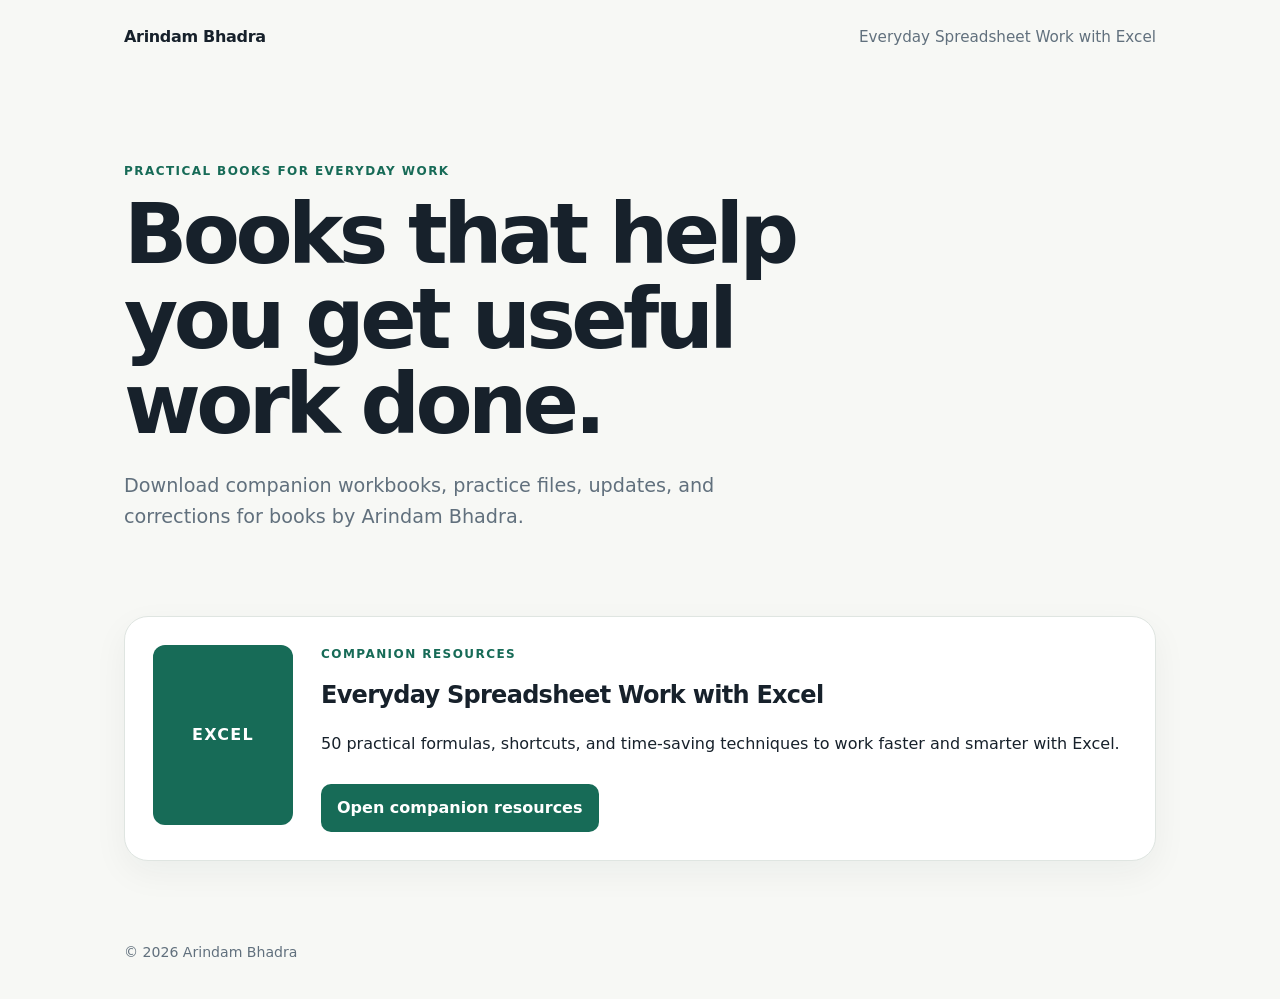
<file: index.html>
<!doctype html>
<html lang="en">
<head>
  <meta charset="utf-8" />
  <meta name="viewport" content="width=device-width, initial-scale=1" />
  <meta name="description" content="Companion resources for practical books by Arindam Bhadra." />
  <title>Arindam Bhadra | Books & Companion Resources</title>
  <link rel="stylesheet" href="/styles.css" />
</head>
<body>
  <header class="site-header">
    <a class="brand" href="/">Arindam Bhadra</a>
    <nav><a href="/excel/">Everyday Spreadsheet Work with Excel</a></nav>
  </header>
  <main class="shell">
    <section class="hero">
      <p class="eyebrow">Practical books for everyday work</p>
      <h1>Books that help you get useful work done.</h1>
      <p class="lede">Download companion workbooks, practice files, updates, and corrections for books by Arindam Bhadra.</p>
    </section>
    <section class="book-grid" aria-label="Books">
      <article class="book-card">
        <div class="book-mark">EXCEL</div>
        <div>
          <p class="eyebrow">Companion resources</p>
          <h2>Everyday Spreadsheet Work with Excel</h2>
          <p>50 practical formulas, shortcuts, and time-saving techniques to work faster and smarter with Excel.</p>
          <a class="button" href="/excel/">Open companion resources</a>
        </div>
      </article>
    </section>
  </main>
  <footer>© <span id="year"></span> Arindam Bhadra</footer>
  <script>document.getElementById('year').textContent = new Date().getFullYear();</script>
</body>
</html>
</file>
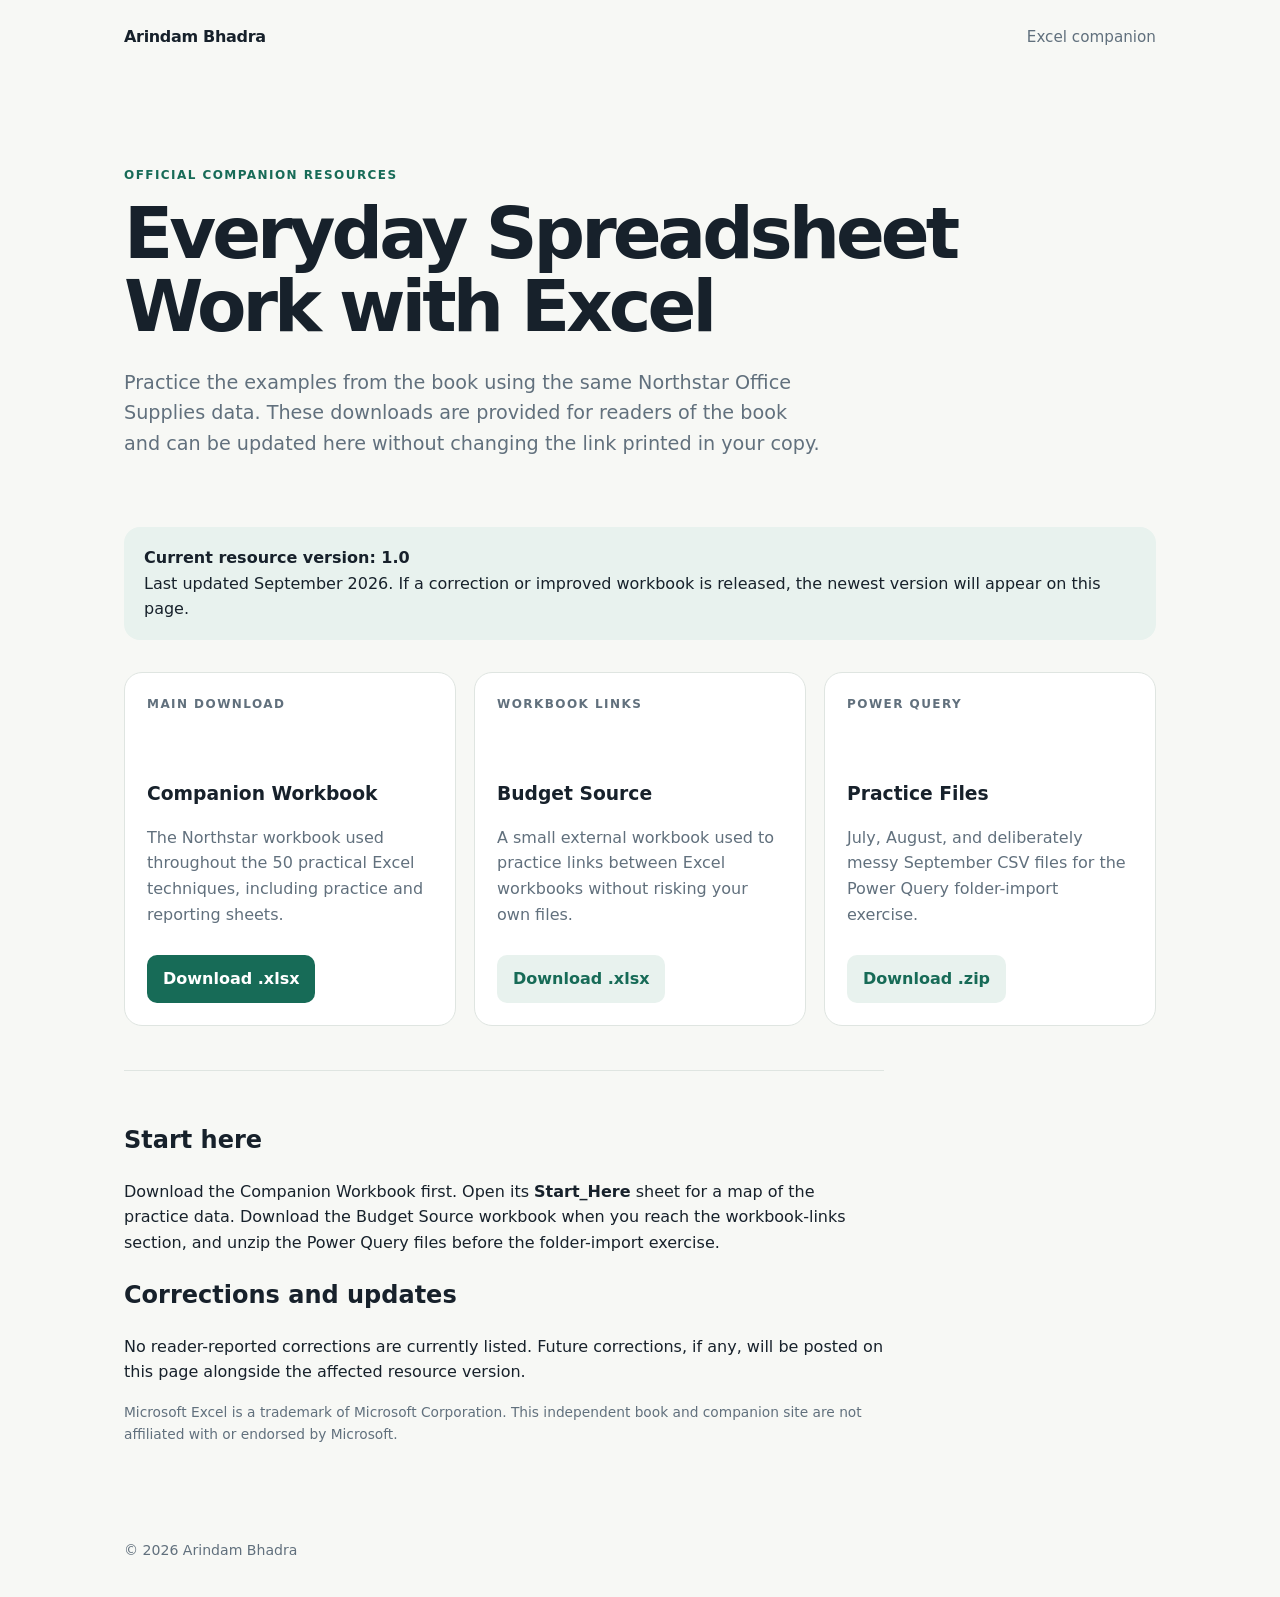
<file: excel/index.html>
<!doctype html>
<html lang="en">
<head>
  <meta charset="utf-8" />
  <meta name="viewport" content="width=device-width, initial-scale=1" />
  <meta name="description" content="Official companion downloads for Everyday Spreadsheet Work with Excel by Arindam Bhadra." />
  <title>Everyday Spreadsheet Work with Excel | Companion Resources</title>
  <link rel="stylesheet" href="/styles.css" />
</head>
<body>
  <header class="site-header"><a class="brand" href="/">Arindam Bhadra</a><nav><a href="/excel/">Excel companion</a></nav></header>
  <main class="shell">
    <section class="resource-hero">
      <p class="eyebrow">Official companion resources</p>
      <h1>Everyday Spreadsheet Work with Excel</h1>
      <p class="lede">Practice the examples from the book using the same Northstar Office Supplies data. These downloads are provided for readers of the book and can be updated here without changing the link printed in your copy.</p>
    </section>
    <div class="notice"><strong>Current resource version: 1.0</strong><br>Last updated September 2026. If a correction or improved workbook is released, the newest version will appear on this page.</div>
    <section class="resources">
      <article class="resource"><p class="eyebrow">Main download</p><h3>Companion Workbook</h3><p>The Northstar workbook used throughout the 50 practical Excel techniques, including practice and reporting sheets.</p><a class="button" href="/downloads/Excel_for_Everyday_Work_Companion.xlsx">Download .xlsx</a></article>
      <article class="resource"><p class="eyebrow">Workbook links</p><h3>Budget Source</h3><p>A small external workbook used to practice links between Excel workbooks without risking your own files.</p><a class="button secondary" href="/downloads/Budget_Source.xlsx">Download .xlsx</a></article>
      <article class="resource"><p class="eyebrow">Power Query</p><h3>Practice Files</h3><p>July, August, and deliberately messy September CSV files for the Power Query folder-import exercise.</p><a class="button secondary" href="/downloads/Power_Query_Practice_Files.zip">Download .zip</a></article>
    </section>
    <section class="help">
      <h2>Start here</h2>
      <p>Download the Companion Workbook first. Open its <strong>Start_Here</strong> sheet for a map of the practice data. Download the Budget Source workbook when you reach the workbook-links section, and unzip the Power Query files before the folder-import exercise.</p>
      <h2>Corrections and updates</h2>
      <p>No reader-reported corrections are currently listed. Future corrections, if any, will be posted on this page alongside the affected resource version.</p>
      <p class="meta">Microsoft Excel is a trademark of Microsoft Corporation. This independent book and companion site are not affiliated with or endorsed by Microsoft.</p>
    </section>
  </main>
  <footer>© <span id="year"></span> Arindam Bhadra</footer>
  <script>document.getElementById('year').textContent = new Date().getFullYear();</script>
</body>
</html>
</file>
<file: styles.css>
:root{--ink:#17212b;--muted:#61707d;--paper:#f7f8f5;--card:#fff;--accent:#176b57;--accent2:#e8f2ee;--line:#dfe5e1}*{box-sizing:border-box}html{scroll-behavior:smooth}body{margin:0;background:var(--paper);color:var(--ink);font-family:Inter,ui-sans-serif,system-ui,-apple-system,BlinkMacSystemFont,"Segoe UI",sans-serif;line-height:1.6}.site-header{max-width:1080px;margin:auto;padding:24px;display:flex;justify-content:space-between;align-items:center;gap:24px}.brand{font-weight:800;color:var(--ink);text-decoration:none;letter-spacing:-.02em}.site-header nav a{color:var(--muted);text-decoration:none;font-size:.95rem}.shell{max-width:1080px;margin:auto;padding:56px 24px 80px}.hero{max-width:760px;padding:32px 0 64px}.eyebrow{text-transform:uppercase;letter-spacing:.12em;font-size:.75rem;font-weight:800;color:var(--accent);margin:0 0 12px}.hero h1,.resource-hero h1{font-size:clamp(2.4rem,7vw,5.2rem);line-height:1.02;letter-spacing:-.055em;margin:0 0 24px;max-width:900px}.resource-hero h1{font-size:clamp(2.2rem,6vw,4.5rem)}.lede{font-size:1.2rem;color:var(--muted);max-width:700px}.book-grid{display:grid;gap:24px}.book-card{background:var(--card);border:1px solid var(--line);border-radius:24px;padding:28px;display:grid;grid-template-columns:140px 1fr;gap:28px;box-shadow:0 12px 35px rgba(23,33,43,.05)}.book-mark{height:180px;border-radius:12px;background:var(--accent);color:white;display:grid;place-items:center;font-weight:900;letter-spacing:.08em}.book-card h2,.resources h2{margin:0 0 8px;letter-spacing:-.03em}.button{display:inline-block;margin-top:12px;background:var(--accent);color:white;text-decoration:none;font-weight:750;padding:11px 16px;border-radius:10px}.button.secondary{background:var(--accent2);color:var(--accent)}.resource-hero{padding:36px 0 48px;max-width:850px}.notice{background:var(--accent2);border-radius:16px;padding:18px 20px;margin:0 0 32px}.resources{display:grid;grid-template-columns:repeat(3,1fr);gap:18px}.resource{background:white;border:1px solid var(--line);border-radius:18px;padding:22px}.resource h3{margin:0 0 8px}.resource p{color:var(--muted);min-height:72px}.meta{font-size:.86rem;color:var(--muted)}.help{margin-top:44px;border-top:1px solid var(--line);padding-top:30px;max-width:760px}footer{max-width:1080px;margin:auto;padding:0 24px 36px;color:var(--muted);font-size:.88rem}@media(max-width:720px){.site-header{align-items:flex-start;flex-direction:column}.shell{padding-top:20px}.book-card{grid-template-columns:1fr}.book-mark{height:110px}.resources{grid-template-columns:1fr}.resource p{min-height:0}}
</file>
